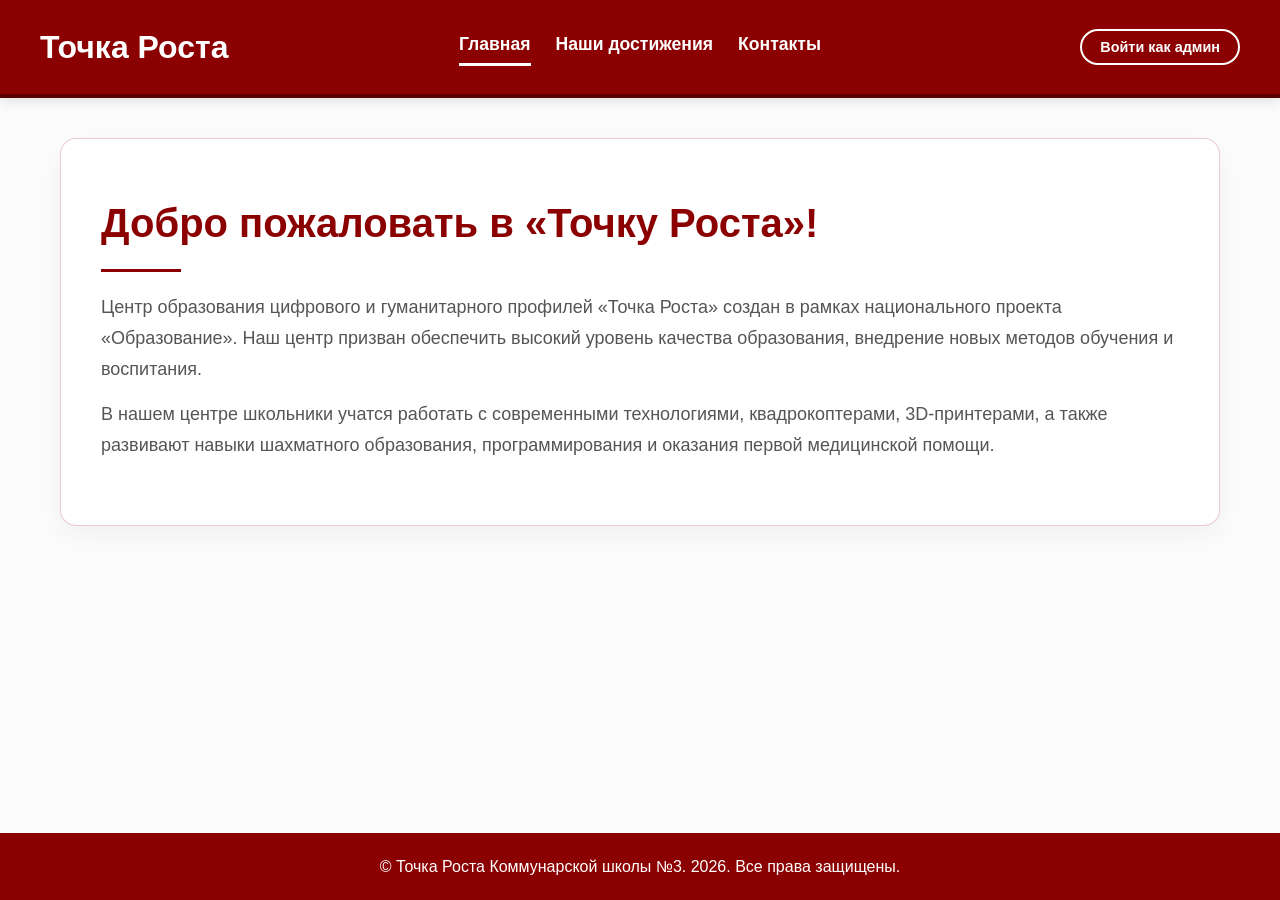
<file: index.html>
<!DOCTYPE html>
<html lang="ru">
<head>
    <meta charset="UTF-8">
    <meta name="viewport" content="width=device-width, initial-scale=1.0">
    <title>Точка Роста — Главная</title>
    <link rel="stylesheet" href="style.css">
</head>
<body>

    <header>
        <h1>Точка Роста</h1>
        <nav>
            <ul>
                <li><a href="index.html" class="active">Главная</a></li>
                <li><a href="achievements2.html">Наши достижения</a></li>
                <li><a href="contacts.html">Контакты</a></li>
            </ul>
        </nav>
        
        <!-- Единая панель администратора -->
        <div class="global-admin-panel">
            <button id="auth-btn" class="btn-admin-header">Войти как админ</button>
            <button id="logout-btn" class="btn-logout-header" style="display: none;">Выйти</button>
            <button id="save-btn" class="btn-save-header" style="display: none;">Сохранить страницу</button>
        </div>
    </header>

    <main>
        <!-- Уникальный ID секции для Главной страницы: page-index -->
        <section class="main-section" id="page-index">
            
            <!-- Инкапсулированная зона для редактирования контента -->
            <div class="editable-zone">
                <h2>Добро пожаловать в «Точку Роста»!</h2>
                <p>Центр образования цифрового и гуманитарного профилей «Точка Роста» создан в рамках национального проекта «Образование». Наш центр призван обеспечить высокий уровень качества образования, внедрение новых методов обучения и воспитания.</p>
                
                <p>В нашем центре школьники учатся работать с современными технологиями, квадрокоптерами, 3D-принтерами, а также развивают навыки шахматного образования, программирования и оказания первой медицинской помощи.</p>
            </div>
            
        </section>
    </main>

    <footer>
        <p>© Точка Роста Коммунарской школы №3. 2026. Все права защищены.</p>
    </footer>

    <!-- Подключение внешнего файла скриптов -->
    <script src="admin.js"></script>
</body>
</html>
</file>
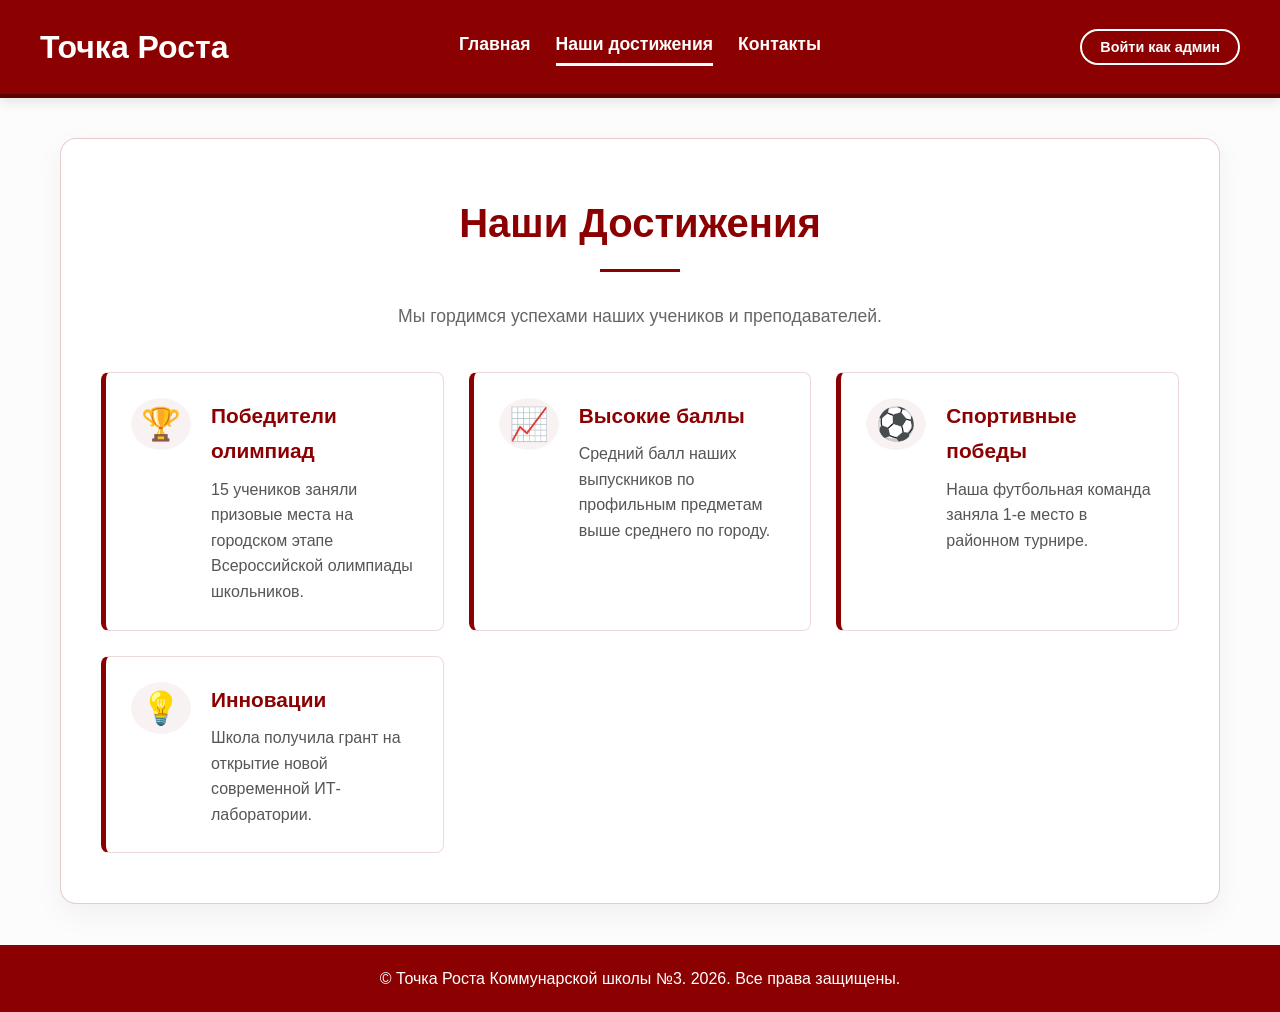
<file: achievements2.html>
<!DOCTYPE html>
<html lang="ru">
<head>
    <meta charset="UTF-8">
    <meta name="viewport" content="width=device-width, initial-scale=1.0">
    <title>Наши Достижения — Точка Роста</title>
    <link rel="stylesheet" href="style.css">
</head>
<body>

    <header>
        <h1>Точка Роста</h1>
        <nav>
            <ul>
                <li><a href="index.html">Главная</a></li>
                <li><a href="achievements2.html" class="active">Наши достижения</a></li>
                <li><a href="contacts.html">Контакты</a></li>
            </ul>
        </nav>
        
        <div class="global-admin-panel">
            <button id="auth-btn" class="btn-admin-header">Войти как админ</button>
            <button id="logout-btn" class="btn-logout-header" style="display: none;">Выйти</button>
            <button id="save-btn" class="btn-save-header" style="display: none;">Сохранить страницу</button>
        </div>
    </header>

    <main>
        <section class="main-section" id="page-achievements">
            
            <div class="section-header">
                <h2>Наши Достижения</h2>
                <p class="subtitle">Мы гордимся успехами наших учеников и преподавателей.</p>
            </div>

            <!-- Контейнер карточек (СТРУКТУРА НЕ РЕДАКТИРУЕТСЯ, только тексты внутри) -->
            <div class="grid-container">
                
                <div class="achieve-card">
                    <div class="card-icon">🏆</div>
                    <!-- Класс editable-zone теперь строго на текстовом блоке -->
                    <div class="card-text editable-zone">
                        <h3>Победители олимпиад</h3>
                        <p>15 учеников заняли призовые места на городском этапе Всероссийской олимпиады школьников.</p>
                    </div>
                </div>

                <div class="achieve-card">
                    <div class="card-icon">📈</div>
                    <div class="card-text editable-zone">
                        <h3>Высокие баллы</h3>
                        <p>Средний балл наших выпускников по профильным предметам выше среднего по городу.</p>
                    </div>
                </div>

                <div class="achieve-card">
                    <div class="card-icon">⚽</div>
                    <div class="card-text editable-zone">
                        <h3>Спортивные победы</h3>
                        <p>Наша футбольная команда заняла 1-е место в районном турнире.</p>
                    </div>
                </div>

                <div class="achieve-card">
                    <div class="card-icon">💡</div>
                    <div class="card-text editable-zone">
                        <h3>Инновации</h3>
                        <p>Школа получила грант на открытие новой современной ИТ-лаборатории.</p>
                    </div>
                </div>

            </div>
            
        </section>
    </main>

    <footer>
        <p>© Точка Роста Коммунарской школы №3. 2026. Все права защищены.</p>
    </footer>

    <script src="admin.js"></script>
</body>
</html>
</file>
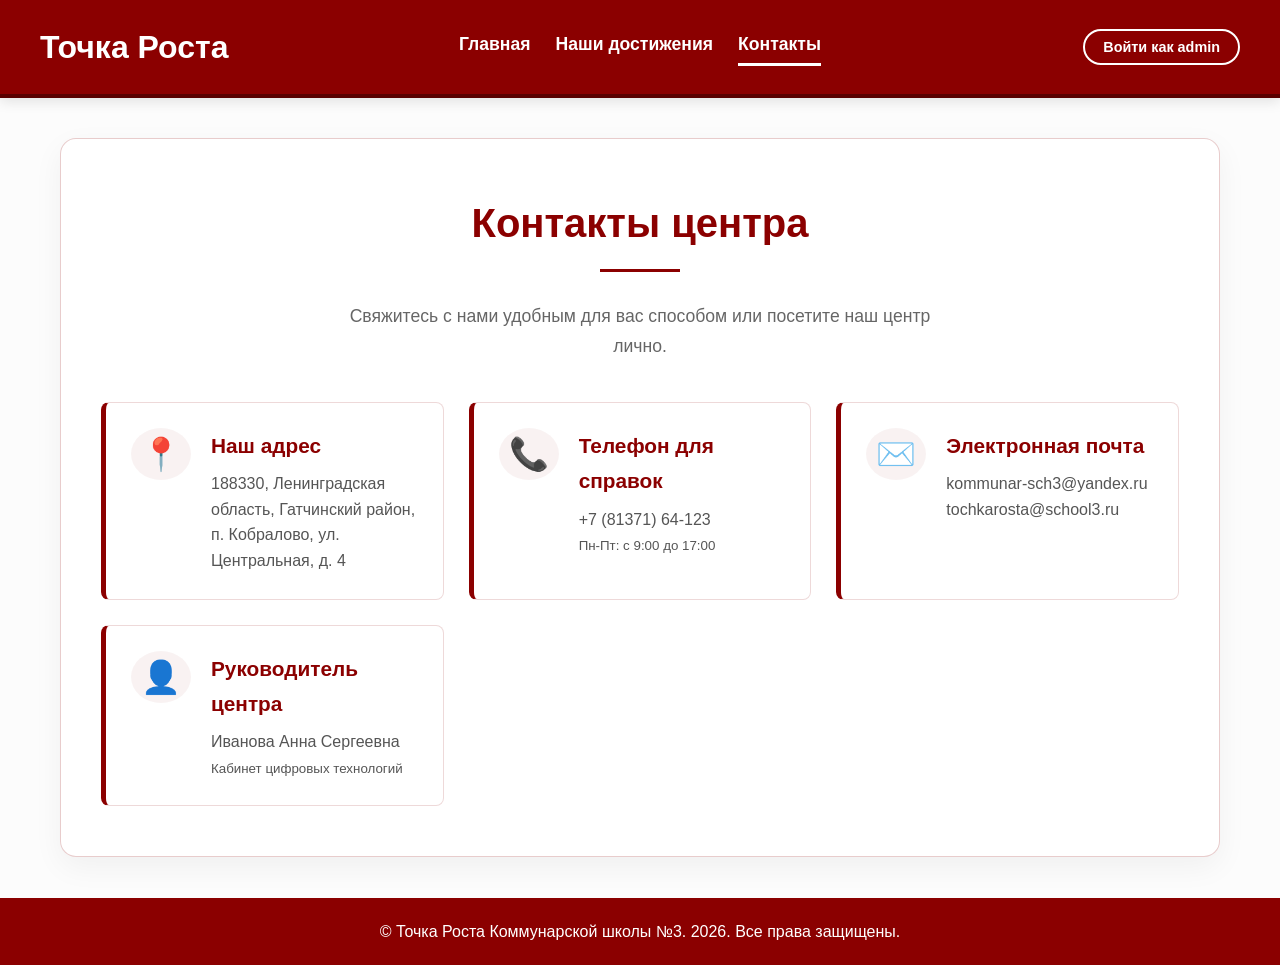
<file: contacts.html>
<!DOCTYPE html>
<html lang="ru">
<head>
    <meta charset="UTF-8">
    <meta name="viewport" content="width=device-width, initial-scale=1.0">
    <title>Контакты — Точка Роста</title>
    <link rel="stylesheet" href="style.css">
</head>
<body>

    <header>
        <h1>Точка Роста</h1>
        <nav>
            <ul>
                <li><a href="index.html">Главная</a></li>
                <li><a href="achievements2.html">Наши достижения</a></li>
                <li><a href="contacts.html" class="active">Контакты</a></li>
            </ul>
        </nav>
        
        <div class="global-admin-panel">
            <button id="auth-btn" class="btn-admin-header">Войти как admin</button>
            <button id="logout-btn" class="btn-logout-header" style="display: none;">Выйти</button>
            <button id="save-btn" class="btn-save-header" style="display: none;">Сохранить страницу</button>
        </div>
    </header>

    <main>
        <section class="main-section" id="page-contacts">
            
            <div class="section-header">
                <h2>Контакты центра</h2>
                <p class="subtitle">Свяжитесь с нами удобным для вас способом или посетите наш центр лично.</p>
            </div>

            <div class="grid-container">
                    
                <div class="achieve-card">
                    <div class="card-icon">📍</div>
                    <div class="card-text editable-zone">
                        <h3>Наш адрес</h3>
                        <p>188330, Ленинградская область, Гатчинский район, п. Кобралово, ул. Центральная, д. 4</p>
                    </div>
                </div>

                <div class="achieve-card">
                    <div class="card-icon">📞</div>
                    <div class="card-text editable-zone">
                        <h3>Телефон для справок</h3>
                        <p>+7 (81371) 64-123<br><small>Пн-Пт: с 9:00 до 17:00</small></p>
                    </div>
                </div>

                <div class="achieve-card">
                    <div class="card-icon">✉️</div>
                    <div class="card-text editable-zone">
                        <h3>Электронная почта</h3>
                        <p>kommunar-sch3@yandex.ru<br>tochkarosta@school3.ru</p>
                    </div>
                </div>

                <div class="achieve-card">
                    <div class="card-icon">👤</div>
                    <div class="card-text editable-zone">
                        <h3>Руководитель центра</h3>
                        <p>Иванова Анна Сергеевна<br><small>Кабинет цифровых технологий</small></p>
                    </div>
                </div>

            </div>
            
        </section>
    </main>

    <footer>
        <p>© Точка Роста Коммунарской школы №3. 2026. Все права защищены.</p>
    </footer>

    <script src="admin.js"></script>
</body>
</file>
<file: style.css>
/* ==========================================================================
   1. СБРОС БАЗОВЫХ ОТСТУПОВ И НАСТРОЙКА ШРИФТОВ
   ========================================================================== */
* {
    margin: 0;
    padding: 0;
    box-sizing: border-box;
}

body {
    font-family: 'Segoe UI', Tahoma, Geneva, Verdana, sans-serif;
    font-size: 18px; 
    line-height: 1.7;
    color: #333333;
    background-color: #fcfcfc; /* Мягкий светлый фон сайта */
    display: flex;
    flex-direction: column;
    min-height: 100vh;
}

/* ==========================================================================
   2. КЛЮЧЕВЫЕ КАДРЫ ДЛЯ АНИМАЦИЙ (KEYFRAMES)
   ========================================================================== */
@keyframes fadeInUp {
    from {
        opacity: 0;
        transform: translateY(30px);
    }
    to {
        opacity: 1;
        transform: translateY(0);
    }
}

@keyframes fadeInLeft {
    from {
        opacity: 0;
        transform: translateX(-15px);
    }
    to {
        opacity: 1;
        transform: translateX(0);
    }
}

@keyframes scaleUp {
    from {
        opacity: 0;
        transform: scale(0.95);
    }
    to {
        opacity: 1;
        transform: scale(1);
    }
}

@keyframes scaleLine {
    from { width: 0; }
    to { width: 80px; } 
}

/* ==========================================================================
   3. ШАПКА САЙТА (HEADER) И НАВИГАЦИЯ С БЕЛОЙ ПОЛОСОЙ
   ========================================================================== */
header {
    background-color: #8b0000; 
    color: #ffffff; 
    padding: 20px 40px;
    display: grid;
    grid-template-columns: 1fr auto 1fr; /* Делит шапку на 3 равные части */
    align-items: center;
    border-bottom: 4px solid #5a0000; 
    box-shadow: 0 4px 12px rgba(0,0,0,0.1);
}

/* Выравниваем панель админа по правому краю, чтобы не ломать центр */
.global-admin-panel {
    justify-self: end;
}



header h1 {
    font-size: 2rem; 
    color: #ffffff; 
    animation: scaleUp 0.8s cubic-bezier(0.4, 0, 0.2, 1) forwards;
}

nav ul {
    display: flex;
    list-style: none;
    gap: 25px;
}

nav a {
    color: #ffffff; 
    text-decoration: none;
    font-weight: bold;
    font-size: 1.1rem;
    position: relative;
    padding-bottom: 6px;
    display: inline-block;
    opacity: 0; 
    transition: color 0.3s ease, transform 0.2s ease;
    animation: fadeInLeft 0.5s cubic-bezier(0.4, 0, 0.2, 1) forwards;
}

/* Создание скрытой белой полосы под ссылками */
nav a::after {
    content: '';
    position: absolute;
    bottom: 0;
    left: 0;
    width: 100%;
    height: 3px;
    background-color: #ffffff; 
    transform: scaleX(0); 
    transform-origin: bottom right;
    transition: transform 0.3s cubic-bezier(0.4, 0, 0.2, 1);
}

/* Появление белой полосы при наведении */
nav a:hover::after {
    transform: scaleX(1);
    transform-origin: bottom left;
}

/* Белая полоса для активной страницы */
nav a.active::after {
    transform: scaleX(1);
}

nav ul li:nth-child(1) a { animation-delay: 0.2s; }
nav ul li:nth-child(2) a { animation-delay: 0.3s; }
nav ul li:nth-child(3) a { animation-delay: 0.4s; }

nav a:hover {
    transform: translateY(-1px); 
}

/* ==========================================================================
   4. КНОПКИ АДМИНИСТРАТОРА В ШАПКЕ
   ========================================================================== */
.global-admin-panel {
    display: flex;
    gap: 10px;
}

.btn-admin-header, .btn-logout-header, .btn-save-header {
    padding: 8px 18px;
    font-size: 0.9rem;
    font-weight: bold;
    border-radius: 20px;
    cursor: pointer;
    transition: all 0.3s ease;
    border: none;
}

/* Войти как админ (прозрачная с белой границей) */
.btn-admin-header {
    background: transparent;
    color: #ffffff;
    border: 2px solid #ffffff;
}
.btn-admin-header:hover {
    background: #ffffff;
    color: #8b0000;
}

/* Выйти */
.btn-logout-header {
    background: #555555;
    color: #ffffff;
}
.btn-logout-header:hover {
    background: #333333;
}

/* Сохранить страницу (белая контрастная кнопка) */
.btn-save-header {
    background: #ffffff;
    color: #8b0000;
    box-shadow: 0 4px 10px rgba(0,0,0,0.15);
}
.btn-save-header:hover {
    transform: scale(1.04);
    background: #fff0f0;
}

/* ==========================================================================
   5. ГЛАВНЫЙ КОНТЕНТ И СТИЛИЗАЦИЯ СЕКЦИЙ
   ========================================================================== */
main {
    flex: 1;
    max-width: 1200px;
    width: 100%;
    margin: 40px auto;
    padding: 0 20px;
}

section {
    background: #ffffff;
    padding: 50px 40px;
    border: 1px solid rgba(139, 0, 0, 0.2); 
    border-radius: 16px;
    box-shadow: 0 10px 30px rgba(0, 0, 0, 0.05);
    animation: scaleUp 0.5s ease-out forwards;
}

section h2 {
    color: #8b0000; 
    font-size: 2.5rem; 
    margin-bottom: 20px;
    display: inline-block;
    position: relative;
    padding-bottom: 15px;
}

/* Красивая линия под заголовком */
section h2::after {
    content: '';
    position: absolute;
    bottom: 0;
    left: 0;
    height: 3px;
    background-color: #8b0000;
    width: 0;
    animation: scaleLine 0.8s cubic-bezier(0.4, 0, 0.2, 1) 0.3s forwards;
}

section p {
    color: #555555;
    margin-bottom: 15px;
    animation: fadeInUp 0.7s cubic-bezier(0.4, 0, 0.2, 1) 0.4s forwards;
}

.section-header {
    text-align: center;
    margin-bottom: 40px;
}

.section-header h2::after {
    left: 50%;
    transform: translateX(-50%);
}

.subtitle {
    color: #666;
    font-size: 1.1rem;
    max-width: 600px;
    margin: 10px auto 0 auto;
}

/* ==========================================================================
   6. ИНТЕРФЕЙС РЕДАКТИРОВАНИЯ (ДЛЯ ADMIN.JS)
   ========================================================================== */
.editable-zone {
    outline: none; /* Убираем стандартную синюю рамку браузера при фокусе */
}

/* Индикация для админа: включается через класс .edit-mode-active на секции */
section.edit-mode-active .editable-zone {
    border: 2px dashed rgba(139, 0, 0, 0.3);
    padding: 20px;
    border-radius: 8px;
    background-color: #fffbfb; /* Легкий красноватый оттенок редактируемой зоны */
    position: relative;
}

/* Добавляем маленькую плашку "Режим редактирования" для удобства */
section.edit-mode-active .editable-zone::before {
    content: 'Режим редактирования включен';
    position: absolute;
    top: -12px;
    right: 20px;
    background: #8b0000;
    color: #ffffff;
    font-size: 0.75rem;
    padding: 2px 10px;
    border-radius: 10px;
    font-weight: bold;
    box-shadow: 0 2px 5px rgba(0,0,0,0.1);
}

/* ==========================================================================
   7. СЕТКА КАРТОЧЕК (ДЛЯ СТРАНИЦ ДОСТИЖЕНИЙ И КОНТАКТОВ)
   ========================================================================== */
.grid-container {
    display: grid;
    grid-template-columns: repeat(auto-fit, minmax(280px, 1fr));
    gap: 25px;
    margin-top: 30px;
}

.achieve-card {
    background: #ffffff;
    border: 1px solid rgba(139, 0, 0, 0.15);
    border-left: 5px solid #8b0000; /* Темно-красный акцент слева */
    border-radius: 8px;
    padding: 25px;
    display: flex;
    gap: 20px;
    align-items: flex-start;
    transition: transform 0.3s cubic-bezier(0.4, 0, 0.2, 1), box-shadow 0.3s ease;
    animation: fadeInUp 0.6s ease-out both;
}

/* Каскадное появление карточек */
.achieve-card:nth-child(1) { animation-delay: 0.2s; }
.achieve-card:nth-child(2) { animation-delay: 0.3s; }
.achieve-card:nth-child(3) { animation-delay: 0.4s; }
.achieve-card:nth-child(4) { animation-delay: 0.5s; }

.achieve-card:hover {
    transform: translateY(-5px);
    box-shadow: 0 12px 20px rgba(139, 0, 0, 0.08);
}

.card-icon {
    font-size: 2rem;
    background: rgba(139, 0, 0, 0.05);
    padding: 10px;
    border-radius: 50%;
    line-height: 1;
}

.card-text {
    flex: 1;
}

.card-text h3 {
    color: #8b0000;
    margin-bottom: 8px;
    font-size: 1.3rem;
}

.card-text p {
    color: #555555;
    font-size: 1rem;
    line-height: 1.6;
    margin-bottom: 0; /* Сброс нижнего отступа внутри карточек */
}

/* ==========================================================================
   8. ПОДВАЛ САЙТА (FOOTER)
   ========================================================================== */
footer {
    background-color: #8b0000; 
    color: #ffffff; 
    text-align: center;
    padding: 20px;
    font-size: 1rem;
    margin-top: auto;
}

/* ==========================================================================
   9. АДАПТИВНОСТЬ (MEDIA QUERIES)
   ========================================================================== */
@media (max-width: 900px) {
    header {
        flex-direction: column;
        text-align: center;
        padding: 20px;
    }
    nav ul {
        justify-content: center;
        flex-wrap: wrap;
    }
    .global-admin-panel {
        width: 100%;
        justify-content: center;
    }
    nav a::after {
        display: none; /* Отключаем анимированную линию на мобильных устройствах */
    }
    nav a.active {
        border-bottom: 2px solid #ffffff; /* Заменяем простой статической линией */
        padding-bottom: 2px;
    }
    section {
        padding: 30px 20px;
    }
    section h2 {
        font-size: 2rem;
    }
}
</file>
